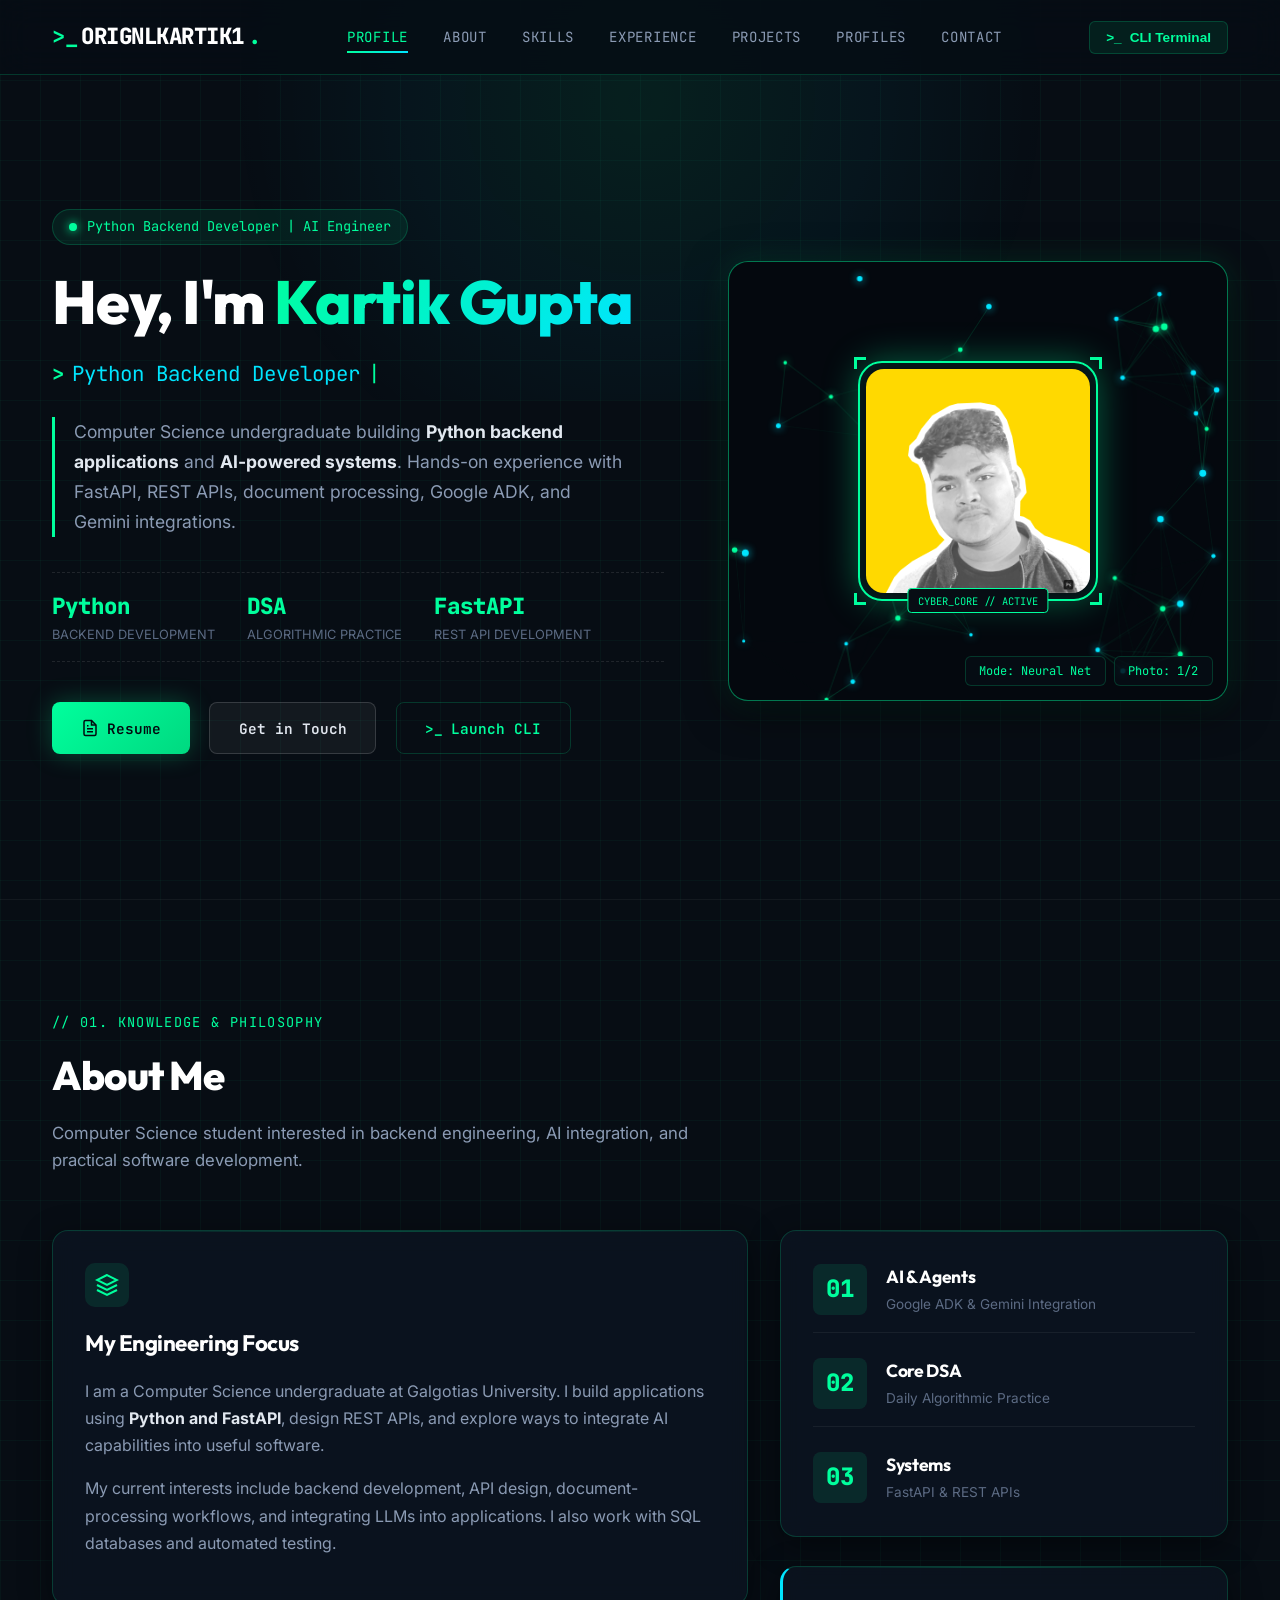
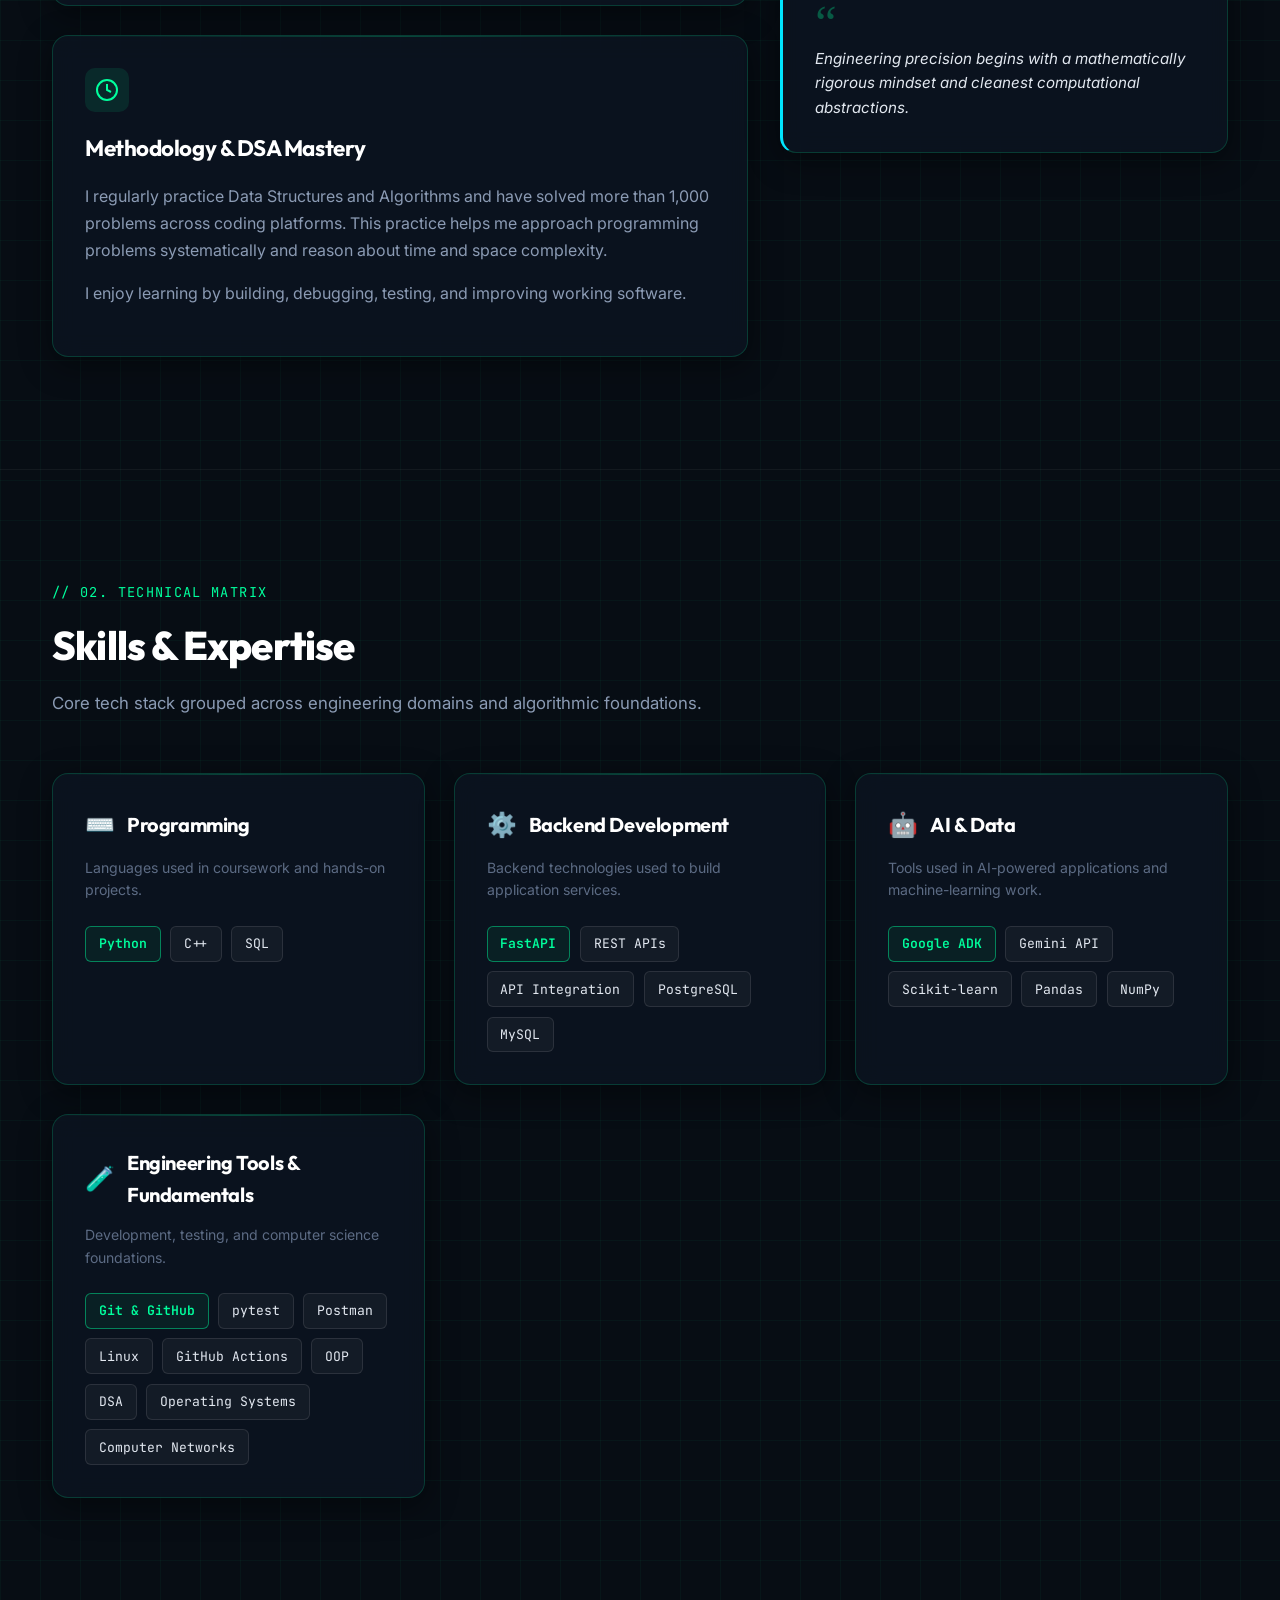
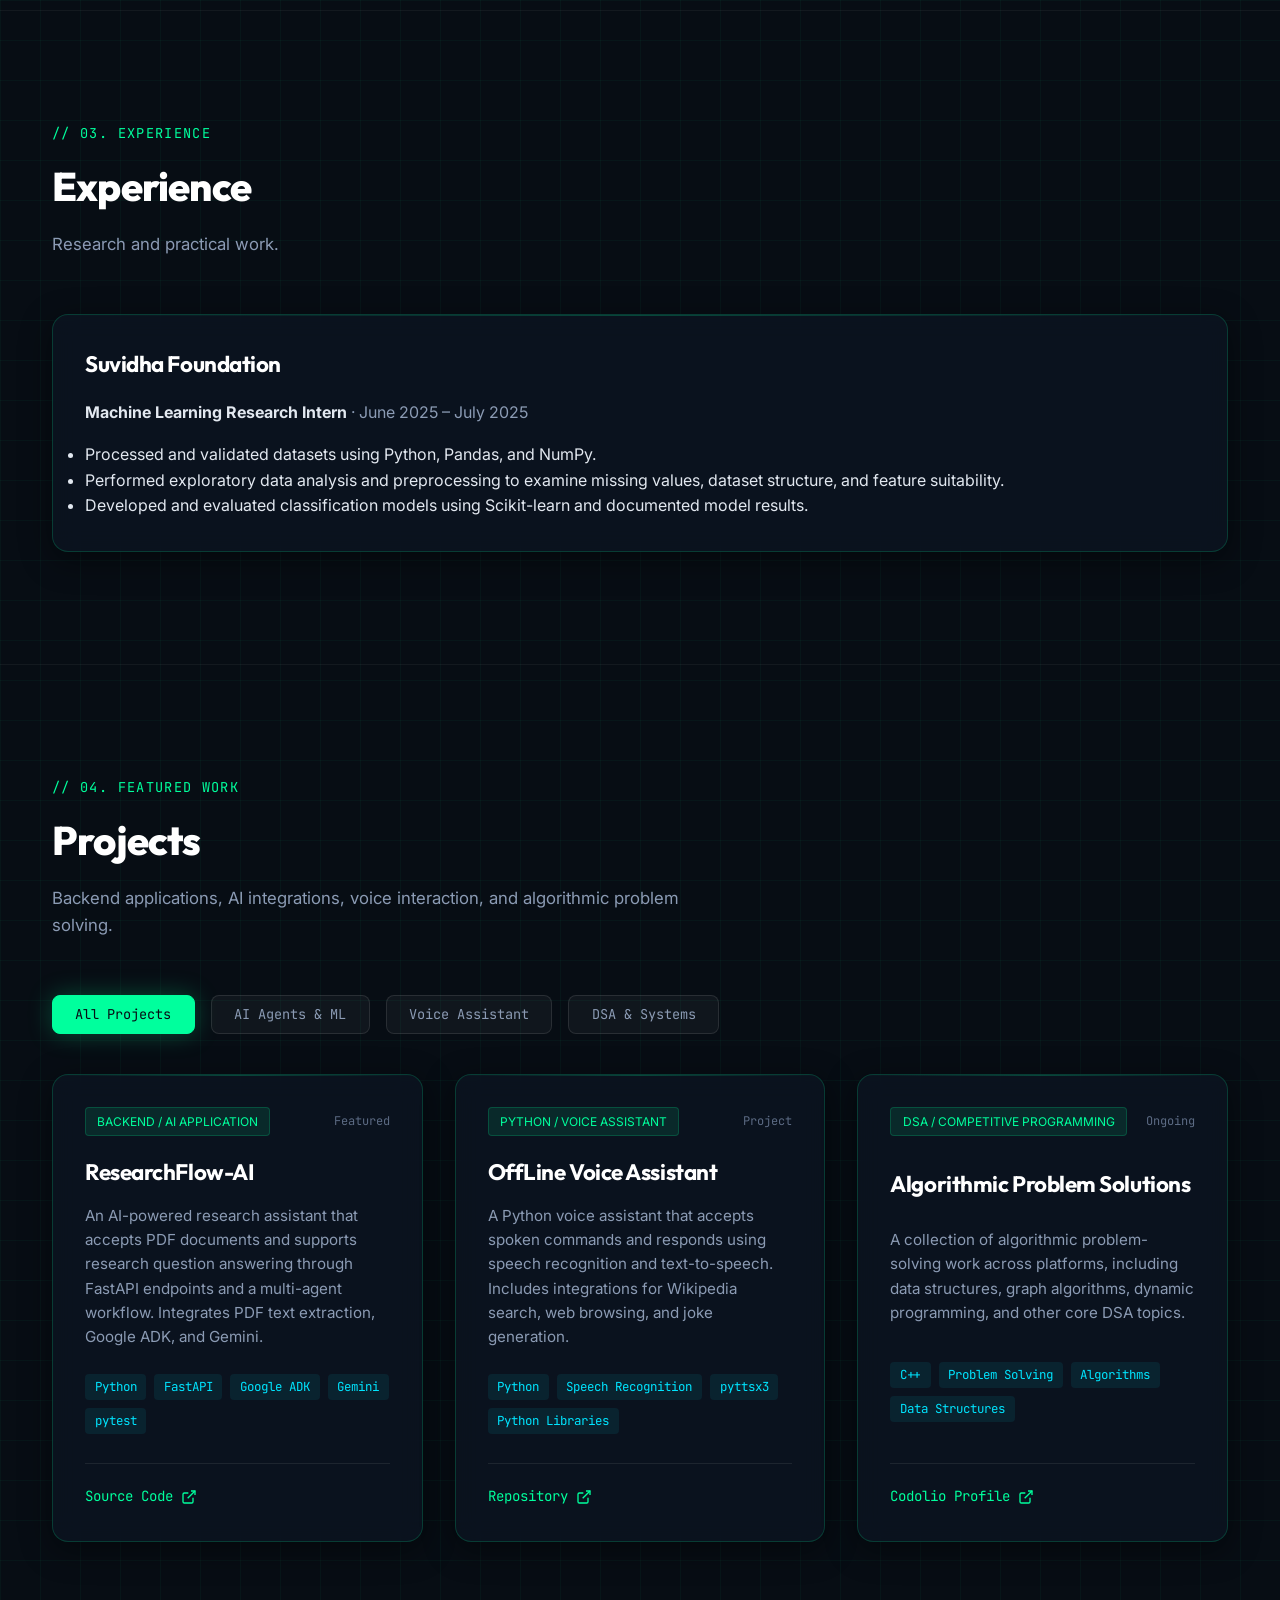
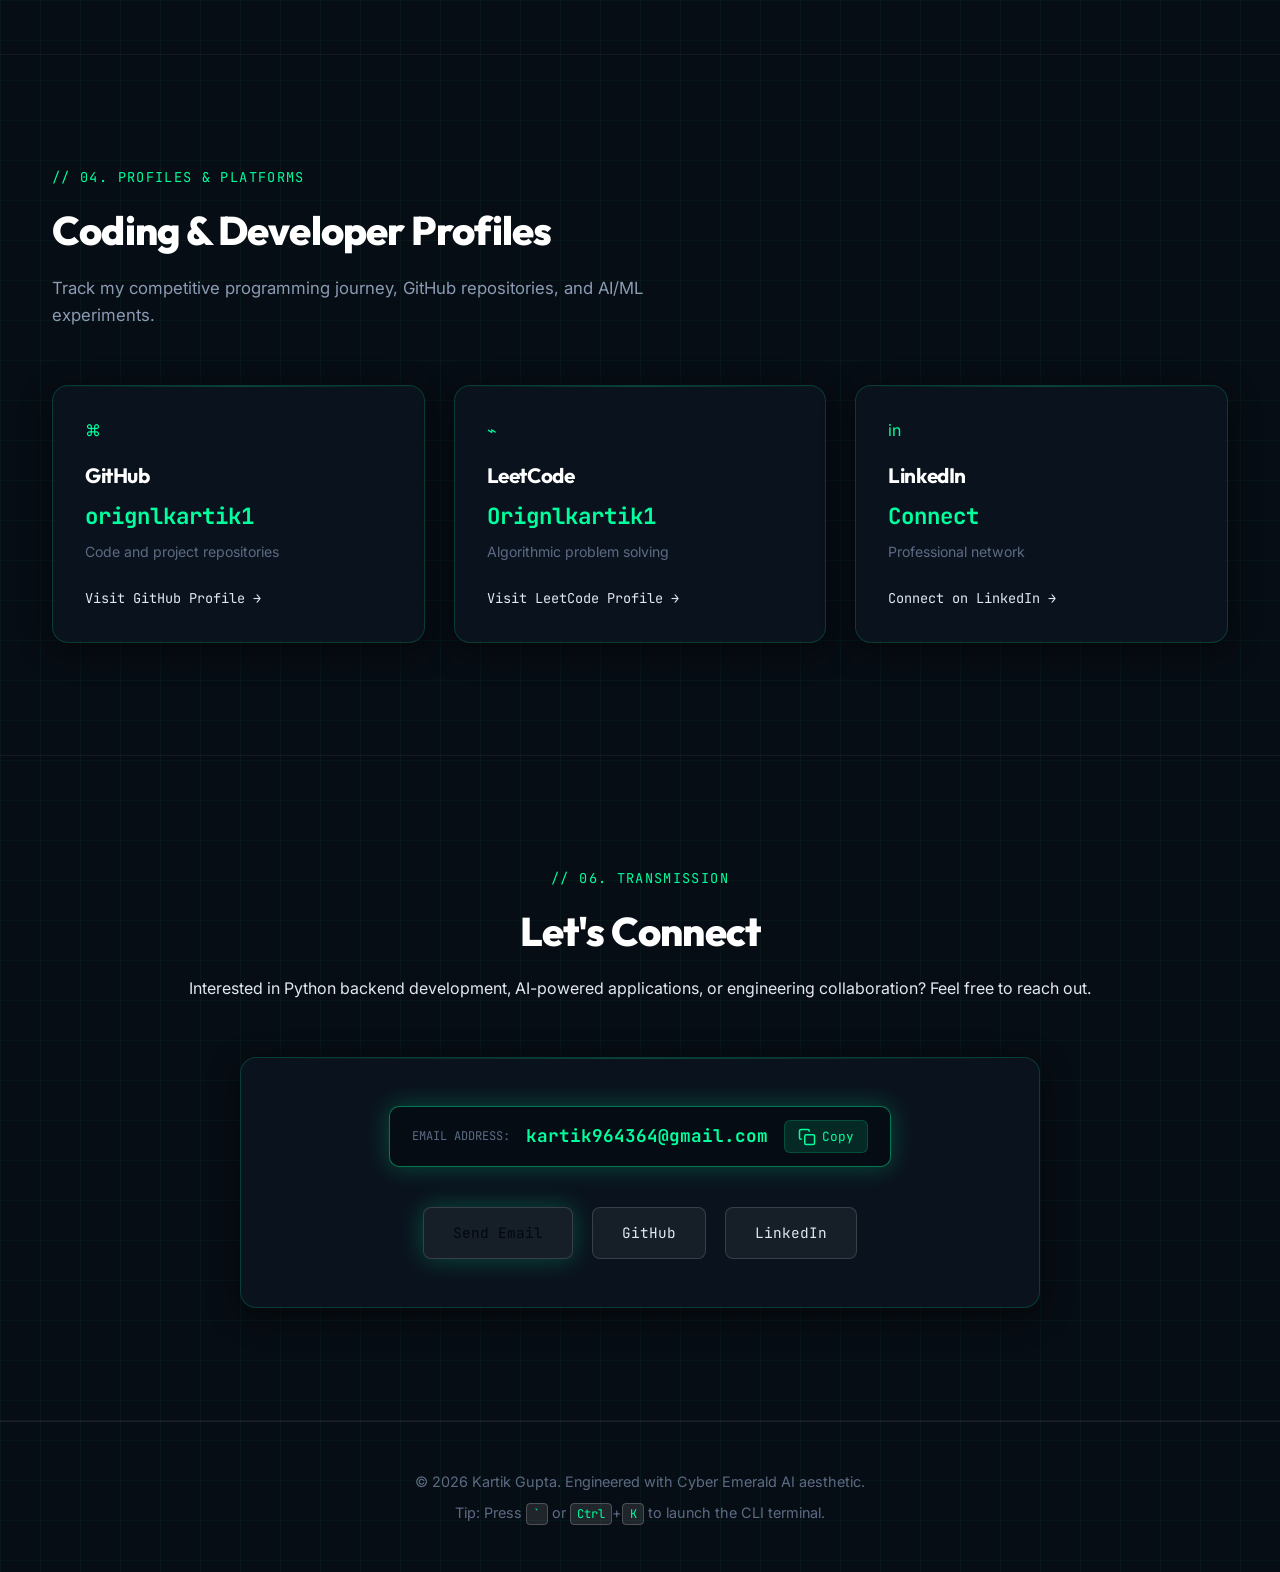
<file: index.html>
<!DOCTYPE html>
<html lang="en">
<head>
    <meta charset="UTF-8">
    <meta name="viewport" content="width=device-width, initial-scale=1.0">
    <title>Kartik Gupta | Python Backend Developer & AI Engineer</title>
    <meta name="description" content="Portfolio of Kartik Gupta, a Computer Science undergraduate focused on Python backend development and AI-powered applications.">
    <meta name="keywords" content="Kartik Gupta, Python, FastAPI, Backend Developer, AI Engineer, REST APIs, Google ADK, Gemini">
    <meta name="author" content="Kartik Gupta">

    <!-- Open Graph / Social Media -->
    <meta property="og:title" content="Kartik Gupta | Python Backend Developer & AI Engineer">
    <meta property="og:description" content="Explore backend applications, AI-powered projects, and software development work by Kartik Gupta.">
    <meta property="og:type" content="website">

    <!-- Google Fonts -->
    <link rel="preconnect" href="https://fonts.googleapis.com">
    <link rel="preconnect" href="https://fonts.gstatic.com" crossorigin>
    <link href="https://fonts.googleapis.com/css2?family=Inter:wght@300;400;500;600;700;800&family=JetBrains+Mono:ital,wght@0,300;0,400;0,600;0,700;1,400&family=Outfit:wght@600;700;800;900&display=swap" rel="stylesheet">
    <link rel="stylesheet" href="style.css">
</head>

<body>

<!-- Background Ambient Canvas -->
<div class="glow-bg"></div>

<!-- Navigation -->
<nav class="navbar" id="navbar">
    <div class="nav-container">
        <a href="#profile" class="logo">
            <span class="logo-prefix">&gt;_</span> ORIGNLKARTIK1<span class="logo-dot">.</span>
        </a>

        <ul class="nav-menu" id="nav-menu">
            <li><a href="#profile" class="nav-link active">Profile</a></li>
            <li><a href="#about" class="nav-link">About</a></li>
            <li><a href="#skills" class="nav-link">Skills</a></li>
            <li><a href="#experience" class="nav-link">Experience</a></li>
            <li><a href="#projects" class="nav-link">Projects</a></li>
            <li><a href="#profiles" class="nav-link">Profiles</a></li>
            <li><a href="#contact" class="nav-link">Contact</a></li>
        </ul>

        <div class="nav-actions">
            <button id="terminal-toggle-btn" class="cli-trigger-btn" aria-label="Open CLI Terminal" title="Press ~ or Ctrl+K">
                <span class="cli-icon">&gt;_</span>
                <span class="cli-text">CLI Terminal</span>
            </button>
            <button class="mobile-toggle" id="mobile-toggle" aria-label="Toggle menu">
                <span class="bar"></span>
                <span class="bar"></span>
                <span class="bar"></span>
            </button>
        </div>
    </div>
</nav>

<!-- Hero Section -->
<section id="profile" class="hero">
    <div class="hero-content">
        <div class="hero-text">
            <div class="hero-badge">
                <span class="pulse-dot"></span> Python Backend Developer | AI Engineer
            </div>

            <h1>Hey, I'm <span class="highlight">Kartik Gupta</span></h1>

            <div class="tagline-container">
                <span class="prompt-symbol">&gt;</span>
                <span id="typewriter"></span>
                <span class="cursor">|</span>
            </div>

            <p class="description">
                Computer Science undergraduate building <strong>Python backend applications</strong> and <strong>AI-powered systems</strong>. Hands-on experience with FastAPI, REST APIs, document processing, Google ADK, and Gemini integrations.
            </p>

            <div class="hero-stats">
                <div class="hero-stat-item">
                    <span class="stat-value">Python</span>
                    <span class="stat-desc">Backend Development</span>
                </div>
                <div class="hero-stat-item">
                    <span class="stat-value">DSA</span>
                    <span class="stat-desc">Algorithmic Practice</span>
                </div>
                <div class="hero-stat-item">
                    <span class="stat-value">FastAPI</span>
                    <span class="stat-desc">REST API Development</span>
                </div>
            </div>

            <div class="cta-buttons">
                <a href="resume.pdf" target="_blank" class="btn btn-primary">
                    <svg width="18" height="18" viewBox="0 0 24 24" fill="none" stroke="currentColor" stroke-width="2"><path d="M14 2H6a2 2 0 0 0-2 2v16a2 2 0 0 0 2 2h12a2 2 0 0 0 2-2V8z"></path><polyline points="14 2 14 8 20 8"></polyline><line x1="16" y1="13" x2="8" y2="13"></line><line x1="16" y1="17" x2="8" y2="17"></line><polyline points="10 9 9 9 8 9"></polyline></svg>
                    Resume
                </a>
                <a href="#contact" class="btn btn-secondary">Get in Touch</a>
                <button id="hero-cli-btn" class="btn btn-tertiary">
                    <span>&gt;_</span> Launch CLI
                </button>
            </div>
        </div>

        <div class="hero-visual">
            <div class="canvas-wrapper">
                <canvas id="matrix-bg"></canvas>
                
                <div class="profile-image-hero" id="profile-card" title="Click to switch profile photo">
                    <div class="profile-frame-corner top-left"></div>
                    <div class="profile-frame-corner top-right"></div>
                    <div class="profile-frame-corner bottom-left"></div>
                    <div class="profile-frame-corner bottom-right"></div>
                    <img src="profile (2).png" alt="Kartik Gupta Profile Picture" id="profile-img">
                    <div class="profile-overlay-badge">
                        <span class="status-pulse"></span>
                        <span id="profile-badge-text">CYBER_CORE // ACTIVE</span>
                    </div>
                </div>

                <div class="canvas-controls">
                    <button id="canvas-mode-toggle" class="canvas-btn" title="Switch visualizer mode">
                        <span id="mode-label">Mode: Neural Net</span>
                    </button>
                    <button id="photo-switch-btn" class="canvas-btn" title="Switch photo">
                        <span>Photo: 1/2</span>
                    </button>
                </div>
            </div>
        </div>
    </div>
</section>

<!-- About Section -->
<section id="about" class="about-section">
    <div class="container">
        <div class="section-header">
            <span class="section-tag">// 01. KNOWLEDGE & PHILOSOPHY</span>
            <h2>About Me</h2>
            <p class="section-subtitle">Computer Science student interested in backend engineering, AI integration, and practical software development.</p>
        </div>

        <div class="about-grid">
            <div class="about-main">
                <div class="about-card glass-panel">
                    <div class="card-icon">
                        <svg width="24" height="24" viewBox="0 0 24 24" fill="none" stroke="currentColor" stroke-width="2"><path d="M12 2L2 7l10 5 10-5-10-5zM2 17l10 5 10-5M2 12l10 5 10-5"/></svg>
                    </div>
                    <h3>My Engineering Focus</h3>
                    <p>
                        I am a Computer Science undergraduate at Galgotias University. I build applications using <strong>Python and FastAPI</strong>, design REST APIs, and explore ways to integrate AI capabilities into useful software.
                    </p>
                    <p>
                        My current interests include backend development, API design, document-processing workflows, and integrating LLMs into applications. I also work with SQL databases and automated testing.
                    </p>
                </div>

                <div class="about-card glass-panel">
                    <div class="card-icon">
                        <svg width="24" height="24" viewBox="0 0 24 24" fill="none" stroke="currentColor" stroke-width="2"><circle cx="12" cy="12" r="10"/><path d="M12 6v6l4 2"/></svg>
                    </div>
                    <h3>Methodology & DSA Mastery</h3>
                    <p>
                        I regularly practice Data Structures and Algorithms and have solved more than 1,000 problems across coding platforms. This practice helps me approach programming problems systematically and reason about time and space complexity.
                    </p>
                    <p>
                        I enjoy learning by building, debugging, testing, and improving working software.
                    </p>
                </div>
            </div>

            <div class="about-sidebar">
                <div class="stats-box glass-panel">
                    <div class="stat-item">
                        <span class="stat-num">01</span>
                        <div class="stat-text">
                            <h4>AI & Agents</h4>
                            <p>Google ADK & Gemini Integration</p>
                        </div>
                    </div>
                    <div class="stat-item">
                        <span class="stat-num">02</span>
                        <div class="stat-text">
                            <h4>Core DSA</h4>
                            <p>Daily Algorithmic Practice</p>
                        </div>
                    </div>
                    <div class="stat-item">
                        <span class="stat-num">03</span>
                        <div class="stat-text">
                            <h4>Systems</h4>
                            <p>FastAPI & REST APIs</p>
                        </div>
                    </div>
                </div>

                <div class="quote-box glass-panel">
                    <div class="quote-symbol">“</div>
                    <p class="quote-text">Engineering precision begins with a mathematically rigorous mindset and cleanest computational abstractions.</p>
                </div>
            </div>
        </div>
    </div>
</section>

<!-- Skills Section -->
<section id="skills" class="skills-section">
    <div class="container">
        <div class="section-header">
            <span class="section-tag">// 02. TECHNICAL MATRIX</span>
            <h2>Skills & Expertise</h2>
            <p class="section-subtitle">Core tech stack grouped across engineering domains and algorithmic foundations.</p>
        </div>

        <div class="skills-grid">
            <div class="skill-category-card glass-panel">
                <div class="skill-category-header"><div class="category-icon lang-icon">⌨️</div><h3>Programming</h3></div>
                <p class="category-desc">Languages used in coursework and hands-on projects.</p>
                <div class="skills-tags-wrapper">
                    <span class="skill-tag highlight-tag">Python</span><span class="skill-tag">C++</span><span class="skill-tag">SQL</span>
                </div>
            </div>
            <div class="skill-category-card glass-panel">
                <div class="skill-category-header"><div class="category-icon tool-icon">⚙️</div><h3>Backend Development</h3></div>
                <p class="category-desc">Backend technologies used to build application services.</p>
                <div class="skills-tags-wrapper">
                    <span class="skill-tag highlight-tag">FastAPI</span><span class="skill-tag">REST APIs</span><span class="skill-tag">API Integration</span><span class="skill-tag">PostgreSQL</span><span class="skill-tag">MySQL</span>
                </div>
            </div>
            <div class="skill-category-card glass-panel">
                <div class="skill-category-header"><div class="category-icon ai-icon">🤖</div><h3>AI & Data</h3></div>
                <p class="category-desc">Tools used in AI-powered applications and machine-learning work.</p>
                <div class="skills-tags-wrapper">
                    <span class="skill-tag highlight-tag">Google ADK</span><span class="skill-tag">Gemini API</span><span class="skill-tag">Scikit-learn</span><span class="skill-tag">Pandas</span><span class="skill-tag">NumPy</span>
                </div>
            </div>
            <div class="skill-category-card glass-panel">
                <div class="skill-category-header"><div class="category-icon dsa-icon">🧪</div><h3>Engineering Tools & Fundamentals</h3></div>
                <p class="category-desc">Development, testing, and computer science foundations.</p>
                <div class="skills-tags-wrapper">
                    <span class="skill-tag highlight-tag">Git & GitHub</span><span class="skill-tag">pytest</span><span class="skill-tag">Postman</span><span class="skill-tag">Linux</span><span class="skill-tag">GitHub Actions</span><span class="skill-tag">OOP</span><span class="skill-tag">DSA</span><span class="skill-tag">Operating Systems</span><span class="skill-tag">Computer Networks</span>
                </div>
            </div>
        </div>
    </div>
</section>

<!-- Experience Section -->
<section id="experience" class="about-section">
    <div class="container">
        <div class="section-header"><span class="section-tag">// 03. EXPERIENCE</span><h2>Experience</h2><p class="section-subtitle">Research and practical work.</p></div>
        <div class="about-card glass-panel">
            <h3>Suvidha Foundation</h3>
            <p><strong>Machine Learning Research Intern</strong> · June 2025 – July 2025</p>
            <ul>
                <li>Processed and validated datasets using Python, Pandas, and NumPy.</li>
                <li>Performed exploratory data analysis and preprocessing to examine missing values, dataset structure, and feature suitability.</li>
                <li>Developed and evaluated classification models using Scikit-learn and documented model results.</li>
            </ul>
        </div>
    </div>
</section>

<!-- Projects Section -->
<section id="projects" class="projects">
    <div class="container">
        <div class="section-header">
            <span class="section-tag">// 04. FEATURED WORK</span>
            <h2>Projects</h2>
            <p class="section-subtitle">Backend applications, AI integrations, voice interaction, and algorithmic problem solving.</p>
        </div>

        <!-- Filter Controls -->
        <div class="project-filters">
            <button class="filter-btn active" data-filter="all">All Projects</button>
            <button class="filter-btn" data-filter="ai">AI Agents & ML</button>
            <button class="filter-btn" data-filter="local">Voice Assistant</button>
            <button class="filter-btn" data-filter="dsa">DSA & Systems</button>
        </div>

        <div class="projects-grid">
            <!-- Project 1 -->
            <div class="project-card glass-panel" data-category="ai">
                <div class="project-header">
                    <span class="project-tag">Backend / AI Application</span>
                    <span class="project-status">Featured</span>
                </div>
                <h3>ResearchFlow-AI</h3>
                <p class="project-summary">
                    An AI-powered research assistant that accepts PDF documents and supports research question answering through FastAPI endpoints and a multi-agent workflow. Integrates PDF text extraction, Google ADK, and Gemini.
                </p>
                <div class="project-tech-list">
                    <span class="tech-pill">Python</span><span class="tech-pill">FastAPI</span><span class="tech-pill">Google ADK</span><span class="tech-pill">Gemini</span><span class="tech-pill">pytest</span>
                </div>
                <div class="project-links">
                    <a href="https://github.com/orignlkartik1/ResearchFlow-AI" target="_blank" rel="noopener noreferrer" class="project-link">
                        <span>Source Code</span>
                        <svg width="16" height="16" viewBox="0 0 24 24" fill="none" stroke="currentColor" stroke-width="2"><path d="M18 13v6a2 2 0 0 1-2 2H5a2 2 0 0 1-2-2V8a2 2 0 0 1 2-2h6"></path><polyline points="15 3 21 3 21 9"></polyline><line x1="10" y1="14" x2="21" y2="3"></line></svg>
                    </a>
                </div>
            </div>

            <!-- Project 2 -->
            <div class="project-card glass-panel" data-category="local">
                <div class="project-header">
                    <span class="project-tag">Python / Voice Assistant</span>
                    <span class="project-status">Project</span>
                </div>
                <h3>OffLine Voice Assistant</h3>
                <p class="project-summary">
                    A Python voice assistant that accepts spoken commands and responds using speech recognition and text-to-speech. Includes integrations for Wikipedia search, web browsing, and joke generation.
                </p>
                <div class="project-tech-list">
                    <span class="tech-pill">Python</span>
                    <span class="tech-pill">Speech Recognition</span>
                    <span class="tech-pill">pyttsx3</span>
                    <span class="tech-pill">Python Libraries</span>
                </div>
                <div class="project-links">
                    <a href="https://github.com/orignlkartik1/Offline-Voice-Assistance" target="_blank" rel="noopener noreferrer" class="project-link">
                        <span>Repository</span>
                        <svg width="16" height="16" viewBox="0 0 24 24" fill="none" stroke="currentColor" stroke-width="2"><path d="M18 13v6a2 2 0 0 1-2 2H5a2 2 0 0 1-2-2V8a2 2 0 0 1 2-2h6"></path><polyline points="15 3 21 3 21 9"></polyline><line x1="10" y1="14" x2="21" y2="3"></line></svg>
                    </a>
                </div>
            </div>

            <!-- Project 3 -->
            <div class="project-card glass-panel" data-category="dsa">
                <div class="project-header">
                    <span class="project-tag">DSA / Competitive Programming</span>
                    <span class="project-status">Ongoing</span>
                </div>
                <h3>Algorithmic Problem Solutions</h3>
                <p class="project-summary">
                    A collection of algorithmic problem-solving work across platforms, including data structures, graph algorithms, dynamic programming, and other core DSA topics.
                </p>
                <div class="project-tech-list">
                    <span class="tech-pill">C++</span>
                    <span class="tech-pill">Problem Solving</span>
                    <span class="tech-pill">Algorithms</span>
                    <span class="tech-pill">Data Structures</span>
                </div>
                <div class="project-links">
                    <a href="https://codolio.com/profile/orignlkartik1" target="_blank" class="project-link">
                        <span>Codolio Profile</span>
                        <svg width="16" height="16" viewBox="0 0 24 24" fill="none" stroke="currentColor" stroke-width="2"><path d="M18 13v6a2 2 0 0 1-2 2H5a2 2 0 0 1-2-2V8a2 2 0 0 1 2-2h6"></path><polyline points="15 3 21 3 21 9"></polyline><line x1="10" y1="14" x2="21" y2="3"></line></svg>
                    </a>
                </div>
            </div>
        </div>
    </div>
</section>

<!-- Profiles & Platforms Section (UNIFIED SINGLE SECTION FIXING DUPLICATE IDs) -->
<section id="profiles" class="stats-section">
    <div class="container">
        <div class="section-header">
            <span class="section-tag">// 04. PROFILES & PLATFORMS</span>
            <h2>Coding & Developer Profiles</h2>
            <p class="section-subtitle">Track my competitive programming journey, GitHub repositories, and AI/ML experiments.</p>
        </div>

        <div class="stats-grid">
            <div class="stat-card glass-panel"><div class="platform-icon">⌘</div><h3>GitHub</h3><p class="stat-number">orignlkartik1</p><p class="stat-label">Code and project repositories</p><a href="https://github.com/orignlkartik1" target="_blank" rel="noopener noreferrer" class="stat-link">Visit GitHub Profile →</a></div>
            <div class="stat-card glass-panel"><div class="platform-icon">⌁</div><h3>LeetCode</h3><p class="stat-number">Orignlkartik1</p><p class="stat-label">Algorithmic problem solving</p><a href="https://leetcode.com/u/Orignlkartik1/" target="_blank" rel="noopener noreferrer" class="stat-link">Visit LeetCode Profile →</a></div>
            <div class="stat-card glass-panel"><div class="platform-icon">in</div><h3>LinkedIn</h3><p class="stat-number">Connect</p><p class="stat-label">Professional network</p><a href="https://linkedin.com/in/orignlkartik1/" target="_blank" rel="noopener noreferrer" class="stat-link">Connect on LinkedIn →</a></div>
        </div>
    </div>
</section>

<!-- Contact Section -->
<section id="contact" class="contact">
    <div class="container">
        <div class="section-header center">
            <span class="section-tag">// 06. TRANSMISSION</span>
            <h2>Let's Connect</h2>
            <p class="contact-subtitle">
                Interested in Python backend development, AI-powered applications, or engineering collaboration? Feel free to reach out.
            </p>
        </div>

        <div class="contact-card glass-panel">
            <div class="contact-email-box">
                <span class="email-label">EMAIL ADDRESS:</span>
                <span class="email-address" id="email-text">kartik964364@gmail.com</span>
                <button id="copy-email-btn" class="copy-btn" title="Copy email address">
                    <svg width="18" height="18" viewBox="0 0 24 24" fill="none" stroke="currentColor" stroke-width="2"><rect x="9" y="9" width="13" height="13" rx="2" ry="2"></rect><path d="M5 15H4a2 2 0 0 1-2-2V4a2 2 0 0 1 2-2h9a2 2 0 0 1 2 2v1"></path></svg>
                    <span id="copy-btn-text">Copy</span>
                </button>
            </div>

            <div class="contact-methods">
                <a href="mailto:kartik964364@gmail.com" class="contact-link btn-primary">Send Email</a>
                <a href="https://github.com/orignlkartik1" target="_blank" class="contact-link">GitHub</a>
                <a href="https://linkedin.com/in/orignlkartik1" target="_blank" class="contact-link">LinkedIn</a>
            </div>
        </div>
    </div>
</section>

<!-- Footer -->
<footer class="footer">
    <div class="container footer-content">
        <p>&copy; 2026 Kartik Gupta. Engineered with Cyber Emerald AI aesthetic.</p>
        <p class="terminal-hint">Tip: Press <kbd>`</kbd> or <kbd>Ctrl</kbd>+<kbd>K</kbd> to launch the CLI terminal.</p>
    </div>
</footer>

<!-- Interactive CLI Terminal Drawer / Modal -->
<div id="terminal-modal" class="terminal-modal" role="dialog" aria-modal="true" aria-label="Interactive CLI Terminal">
    <div class="terminal-overlay" id="terminal-overlay"></div>
    <div class="terminal-window">
        <div class="terminal-header">
            <div class="terminal-buttons">
                <span class="term-btn term-close" id="term-close-btn" title="Close"></span>
                <span class="term-btn term-minimize" title="Minimize"></span>
                <span class="term-btn term-maximize" title="Maximize"></span>
            </div>
            <div class="terminal-title">orignlkartik1@cyber-core:~$ (CLI Terminal)</div>
            <div class="terminal-actions">
                <button id="term-theme-toggle" class="term-action-btn" title="Toggle Terminal Color Theme">Color Theme</button>
                <button id="term-clear-btn" class="term-action-btn" title="Clear Output">Clear</button>
            </div>
        </div>

        <div class="terminal-body" id="terminal-body">
            <div class="terminal-brand-header">
                <div class="terminal-brand-title">&gt;_ ORIGNLKARTIK1</div>
                <div class="terminal-brand-sub">// KARTIK GUPTA CYBER CORE ENGINE v2.5</div>
            </div>
            <div class="terminal-welcome">
                Welcome to <strong>orignlkartik1 CLI Terminal</strong>.<br>
                Type <span class="cmd-highlight">'help'</span> to see available commands or <span class="cmd-highlight">'sudo hire'</span> for a surprise!
            </div>
            <div id="terminal-output" class="terminal-output"></div>

            <form id="terminal-form" class="terminal-input-row" autocomplete="off">
                <span class="terminal-prompt">orignlkartik1@cyber-core:~$</span>
                <input type="text" id="terminal-input" class="terminal-input" autofocus aria-label="Terminal input command">
            </form>
        </div>
    </div>
</div>

<!-- Toast Container -->
<div id="toast" class="toast">Email copied to clipboard!</div>

<script src="script.js"></script>

</body>
</html>
</file>
<file: style.css>
/* ==========================================================================
   CYBER EMERALD & OBSIDIAN MATRIX DESIGN SYSTEM
   Kartik Gupta Portfolio | AI/ML & Software Engineer
   ========================================================================== */

:root {
    /* Color Palette */
    --bg-dark: #070d14;
    --bg-deep: #04080e;
    --bg-card: rgba(13, 21, 34, 0.75);
    --bg-card-hover: rgba(18, 30, 48, 0.9);
    --bg-glass: rgba(15, 25, 40, 0.55);
    
    /* Accents & Glows */
    --accent: #00ff9d;             /* Cyber Emerald / Mint */
    --accent-secondary: #00e5ff;   /* Electric Cyan */
    --accent-hover: #00cc7e;
    --accent-glow: rgba(0, 255, 157, 0.35);
    --accent-glow-subtle: rgba(0, 255, 157, 0.15);
    --accent-cyan-glow: rgba(0, 229, 255, 0.25);
    
    /* Text Colors */
    --text-main: #e2e8f0;
    --text-muted: #8b9bb4;
    --text-dim: #5c6b84;
    --text-heading: #ffffff;
    
    /* Borders & Lines */
    --border-color: rgba(0, 255, 157, 0.18);
    --border-bright: rgba(0, 255, 157, 0.45);
    --grid-line: rgba(0, 255, 157, 0.04);
    
    /* Fonts */
    --font-heading: 'Outfit', 'Inter', sans-serif;
    --font-mono: 'JetBrains Mono', monospace;
    --font-body: 'Inter', sans-serif;
    
    /* Transitions & Shadows */
    --transition: all 0.3s cubic-bezier(0.16, 1, 0.3, 1);
    --glass-shadow: 0 8px 32px 0 rgba(0, 0, 0, 0.45);
    --glow-shadow: 0 0 25px rgba(0, 255, 157, 0.25);
}

/* Theme Variant 2 (Electric Cyan) */
body.theme-cyan {
    --accent: #00e5ff;
    --accent-secondary: #00ff9d;
    --accent-glow: rgba(0, 229, 255, 0.35);
    --border-color: rgba(0, 229, 255, 0.2);
    --border-bright: rgba(0, 229, 255, 0.5);
}

/* Theme Variant 3 (Solar Amber) */
body.theme-amber {
    --accent: #ffb703;
    --accent-secondary: #fb8500;
    --accent-glow: rgba(255, 183, 3, 0.35);
    --border-color: rgba(255, 183, 3, 0.2);
    --border-bright: rgba(255, 183, 3, 0.5);
}

/* ==========================================================================
   Base Styles & Reset
   ========================================================================== */

* {
    margin: 0;
    padding: 0;
    box-sizing: border-box;
}

html {
    scroll-behavior: smooth;
    scroll-padding-top: 90px;
}

body {
    font-family: var(--font-body);
    background-color: var(--bg-dark);
    background-image: 
        linear-gradient(to right, var(--grid-line) 1px, transparent 1px),
        linear-gradient(to bottom, var(--grid-line) 1px, transparent 1px);
    background-size: 40px 40px;
    color: var(--text-main);
    line-height: 1.6;
    overflow-x: hidden;
    min-height: 100vh;
    position: relative;
}

/* Background Ambient Lighting */
.glow-bg {
    position: fixed;
    top: -200px;
    left: 50%;
    transform: translateX(-50%);
    width: 1000px;
    height: 600px;
    background: radial-gradient(circle, rgba(0, 255, 157, 0.08) 0%, rgba(0, 229, 255, 0.04) 40%, transparent 70%);
    pointer-events: none;
    z-index: 0;
}

h1, h2, h3, h4 {
    font-family: var(--font-heading);
    color: var(--text-heading);
    letter-spacing: -0.02em;
}

code, pre, .mono, .logo, .nav-link, .section-tag, .btn, .tech-pill, .skill-tag {
    font-family: var(--font-mono);
}

.container {
    max-width: 1240px;
    margin: 0 auto;
    padding: 0 2rem;
    position: relative;
    z-index: 1;
}

section {
    padding: 7rem 0;
    position: relative;
    border-bottom: 1px solid rgba(255, 255, 255, 0.05);
}

/* ==========================================================================
   Navigation Bar
   ========================================================================== */

.navbar {
    position: fixed;
    top: 0;
    width: 100%;
    padding: 1.2rem 0;
    background: rgba(7, 13, 20, 0.85);
    backdrop-filter: blur(16px);
    -webkit-backdrop-filter: blur(16px);
    border-bottom: 1px solid var(--border-color);
    z-index: 1000;
    transition: var(--transition);
}

.navbar.scrolled {
    padding: 0.8rem 0;
    box-shadow: 0 10px 30px rgba(0, 0, 0, 0.5);
}

.nav-container {
    max-width: 1240px;
    margin: 0 auto;
    padding: 0 2rem;
    display: flex;
    justify-content: space-between;
    align-items: center;
}

.logo {
    font-size: 1.4rem;
    font-weight: 800;
    color: var(--text-heading);
    text-decoration: none;
    letter-spacing: -0.5px;
    display: flex;
    align-items: center;
    gap: 4px;
}

.logo-prefix {
    color: var(--accent);
    font-weight: 700;
}

.logo-dot {
    color: var(--accent);
    animation: pulseGlow 2s infinite ease-in-out;
}

.nav-menu {
    display: flex;
    gap: 2.2rem;
    list-style: none;
}

.nav-link {
    color: var(--text-muted);
    text-decoration: none;
    font-size: 0.88rem;
    text-transform: uppercase;
    letter-spacing: 0.05em;
    transition: var(--transition);
    position: relative;
    padding: 0.4rem 0;
}

.nav-link:hover, .nav-link.active {
    color: var(--accent);
}

.nav-link::after {
    content: '';
    position: absolute;
    bottom: 0;
    left: 0;
    width: 0%;
    height: 2px;
    background: linear-gradient(90deg, var(--accent), var(--accent-secondary));
    transition: var(--transition);
}

.nav-link:hover::after, .nav-link.active::after {
    width: 100%;
}

.nav-actions {
    display: flex;
    align-items: center;
    gap: 1rem;
}

/* CLI Trigger Button in Nav */
.cli-trigger-btn {
    background: rgba(0, 255, 157, 0.08);
    border: 1px solid var(--border-color);
    color: var(--accent);
    padding: 0.5rem 1rem;
    border-radius: 6px;
    font-size: 0.85rem;
    font-weight: 600;
    cursor: pointer;
    display: flex;
    align-items: center;
    gap: 8px;
    transition: var(--transition);
}

.cli-trigger-btn:hover {
    background: var(--accent);
    color: var(--bg-dark);
    box-shadow: var(--glow-shadow);
    transform: translateY(-2px);
}

.cli-icon {
    font-weight: 700;
}

.mobile-toggle {
    display: none;
    background: transparent;
    border: none;
    cursor: pointer;
    flex-direction: column;
    gap: 5px;
    padding: 5px;
}

.mobile-toggle .bar {
    width: 24px;
    height: 2px;
    background-color: var(--text-main);
    transition: var(--transition);
}

/* ==========================================================================
   Hero Section
   ========================================================================== */

.hero {
    min-height: 100vh;
    display: flex;
    align-items: center;
    padding: 8rem 0 4rem;
    position: relative;
}

.hero-content {
    display: grid;
    grid-template-columns: 1.1fr 0.9fr;
    gap: 4rem;
    align-items: center;
    width: 100%;
    max-width: 1240px;
    margin: 0 auto;
    padding: 0 2rem;
}

.hero-badge {
    display: inline-flex;
    align-items: center;
    gap: 10px;
    padding: 0.4rem 1rem;
    background: rgba(0, 255, 157, 0.08);
    border: 1px solid var(--border-color);
    border-radius: 50px;
    font-size: 0.85rem;
    color: var(--accent);
    margin-bottom: 1.5rem;
    font-family: var(--font-mono);
}

.pulse-dot {
    width: 8px;
    height: 8px;
    border-radius: 50%;
    background-color: var(--accent);
    box-shadow: 0 0 10px var(--accent);
    animation: pulseDot 1.8s infinite;
}

@keyframes pulseDot {
    0% { transform: scale(0.95); box-shadow: 0 0 0 0 rgba(0, 255, 157, 0.7); }
    70% { transform: scale(1); box-shadow: 0 0 0 8px rgba(0, 255, 157, 0); }
    100% { transform: scale(0.95); box-shadow: 0 0 0 0 rgba(0, 255, 157, 0); }
}

.hero-text h1 {
    font-size: 3.8rem;
    font-weight: 800;
    line-height: 1.1;
    margin-bottom: 1.2rem;
}

.highlight {
    background: linear-gradient(135deg, var(--accent) 0%, var(--accent-secondary) 100%);
    -webkit-background-clip: text;
    -webkit-text-fill-color: transparent;
}

.tagline-container {
    font-size: 1.3rem;
    color: var(--accent-secondary);
    margin-bottom: 1.5rem;
    display: flex;
    align-items: center;
    gap: 8px;
    font-family: var(--font-mono);
    min-height: 38px;
}

.prompt-symbol {
    color: var(--accent);
    font-weight: 700;
}

.description {
    font-size: 1.1rem;
    color: var(--text-muted);
    margin-bottom: 2.2rem;
    max-width: 580px;
    line-height: 1.7;
    border-left: 3px solid var(--accent);
    padding-left: 1.2rem;
}

.description strong {
    color: var(--text-main);
}

.hero-stats {
    display: flex;
    gap: 2rem;
    margin-bottom: 2.5rem;
    padding: 1rem 0;
    border-top: 1px dashed rgba(255, 255, 255, 0.1);
    border-bottom: 1px dashed rgba(255, 255, 255, 0.1);
}

.hero-stat-item {
    display: flex;
    flex-direction: column;
}

.hero-stat-item .stat-value {
    font-size: 1.4rem;
    font-weight: 800;
    color: var(--accent);
    font-family: var(--font-mono);
}

.hero-stat-item .stat-desc {
    font-size: 0.8rem;
    color: var(--text-dim);
    text-transform: uppercase;
}

/* Buttons */
.cta-buttons {
    display: flex;
    gap: 1.2rem;
    flex-wrap: wrap;
}

.btn {
    padding: 0.85rem 1.8rem;
    border-radius: 8px;
    font-size: 0.9rem;
    font-weight: 600;
    text-decoration: none;
    cursor: pointer;
    transition: var(--transition);
    display: inline-flex;
    align-items: center;
    gap: 8px;
    border: none;
}

.btn-primary {
    background: linear-gradient(135deg, var(--accent) 0%, #00d980 100%);
    color: #03080e;
    box-shadow: var(--glow-shadow);
}

.btn-primary:hover {
    transform: translateY(-3px);
    box-shadow: 0 0 35px rgba(0, 255, 157, 0.5);
}

.btn-secondary {
    background: rgba(255, 255, 255, 0.05);
    color: var(--text-main);
    border: 1px solid rgba(255, 255, 255, 0.15);
}

.btn-secondary:hover {
    border-color: var(--accent);
    color: var(--accent);
    background: rgba(0, 255, 157, 0.05);
    transform: translateY(-3px);
}

.btn-tertiary {
    background: transparent;
    border: 1px solid var(--border-color);
    color: var(--accent);
}

.btn-tertiary:hover {
    background: rgba(0, 255, 157, 0.1);
    box-shadow: var(--glow-shadow);
}

/* Hero Visual & Canvas */
.hero-visual {
    position: relative;
    display: flex;
    align-items: center;
    justify-content: center;
    width: 100%;
}

.canvas-wrapper {
    position: relative;
    width: 100%;
    height: 440px;
    border-radius: 20px;
    overflow: hidden;
    background: var(--bg-deep);
    border: 1px solid var(--border-bright);
    box-shadow: 0 10px 40px rgba(0, 0, 0, 0.6), 0 0 30px rgba(0, 255, 157, 0.15);
    display: flex;
    align-items: center;
    justify-content: center;
}

#matrix-bg {
    position: absolute;
    top: 0;
    left: 0;
    width: 100%;
    height: 100%;
    display: block;
    z-index: 1;
}

.canvas-controls {
    position: absolute;
    bottom: 14px;
    right: 14px;
    z-index: 10;
    display: flex;
    gap: 8px;
}

.canvas-btn {
    background: rgba(7, 13, 20, 0.85);
    border: 1px solid var(--border-color);
    color: var(--accent);
    padding: 0.38rem 0.85rem;
    border-radius: 6px;
    font-size: 0.75rem;
    font-family: var(--font-mono);
    cursor: pointer;
    transition: var(--transition);
}

.canvas-btn:hover {
    background: var(--accent);
    color: var(--bg-dark);
}

/* Profile Image Frame - Perfectly Centered & Aligned */
.profile-image-hero {
    position: relative;
    width: 240px;
    height: 240px;
    z-index: 5;
    border-radius: 24px;
    padding: 6px;
    background: rgba(7, 13, 20, 0.85);
    backdrop-filter: blur(12px);
    -webkit-backdrop-filter: blur(12px);
    border: 2px solid var(--accent);
    box-shadow: 0 0 35px rgba(0, 255, 157, 0.35), inset 0 0 20px rgba(0, 255, 157, 0.1);
    transition: var(--transition);
    cursor: pointer;
}

.profile-image-hero:hover {
    transform: scale(1.05);
    border-color: var(--accent-secondary);
    box-shadow: 0 0 45px rgba(0, 229, 255, 0.45);
}

.profile-image-hero img {
    width: 100%;
    height: 100%;
    object-fit: cover;
    object-position: center 15%;
    border-radius: 18px;
    filter: contrast(1.05) brightness(1);
    transition: opacity 0.3s ease, filter 0.3s ease;
}

.profile-image-hero:hover img {
    filter: contrast(1) brightness(1.05);
}

.profile-frame-corner {
    position: absolute;
    width: 12px;
    height: 12px;
    border-color: var(--accent);
    border-style: solid;
}
.top-left { top: -6px; left: -6px; border-width: 3px 0 0 3px; }
.top-right { top: -6px; right: -6px; border-width: 3px 3px 0 0; }
.bottom-left { bottom: -6px; left: -6px; border-width: 0 0 3px 3px; }
.bottom-right { bottom: -6px; right: -6px; border-width: 0 3px 3px 0; }

.profile-overlay-badge {
    position: absolute;
    bottom: -14px;
    left: 50%;
    transform: translateX(-50%);
    background: var(--bg-dark);
    border: 1px solid var(--accent);
    color: var(--accent);
    font-size: 0.65rem;
    font-family: var(--font-mono);
    padding: 0.2rem 0.6rem;
    border-radius: 4px;
    white-space: nowrap;
}

/* ==========================================================================
   Section Headers & Glass Cards
   ========================================================================== */

.section-header {
    margin-bottom: 3.5rem;
}

.section-header.center {
    text-align: center;
}

.section-tag {
    color: var(--accent);
    font-size: 0.85rem;
    letter-spacing: 0.1em;
    margin-bottom: 0.6rem;
    display: block;
}

.section-header h2 {
    font-size: 2.5rem;
    font-weight: 800;
    margin-bottom: 0.8rem;
}

.section-subtitle {
    color: var(--text-muted);
    font-size: 1.05rem;
    max-width: 650px;
}

.section-header.center .section-subtitle {
    margin: 0 auto;
}

.glass-panel {
    background: var(--bg-card);
    backdrop-filter: blur(12px);
    -webkit-backdrop-filter: blur(12px);
    border: 1px solid var(--border-color);
    border-radius: 16px;
    padding: 2rem;
    transition: var(--transition);
    box-shadow: var(--glass-shadow);
    position: relative;
    overflow: hidden;
}

.glass-panel::before {
    content: '';
    position: absolute;
    top: 0;
    left: 0;
    width: 100%;
    height: 1px;
    background: linear-gradient(90deg, transparent, var(--border-bright), transparent);
    opacity: 0.5;
}

.glass-panel:hover {
    background: var(--bg-card-hover);
    border-color: var(--border-bright);
    transform: translateY(-4px);
    box-shadow: 0 12px 40px rgba(0, 255, 157, 0.12);
}

/* ==========================================================================
   About Section
   ========================================================================== */

.about-grid {
    display: grid;
    grid-template-columns: 1.4fr 0.9fr;
    gap: 2rem;
}

.about-main {
    display: flex;
    flex-direction: column;
    gap: 1.8rem;
}

.card-icon {
    width: 44px;
    height: 44px;
    border-radius: 10px;
    background: rgba(0, 255, 157, 0.1);
    color: var(--accent);
    display: flex;
    align-items: center;
    justify-content: center;
    margin-bottom: 1.2rem;
}

.about-card h3 {
    font-size: 1.4rem;
    margin-bottom: 1rem;
}

.about-card p {
    color: var(--text-muted);
    margin-bottom: 1rem;
    line-height: 1.7;
}

.about-card p strong {
    color: var(--text-main);
}

.about-sidebar {
    display: flex;
    flex-direction: column;
    gap: 1.8rem;
}

.stats-box {
    display: flex;
    flex-direction: column;
    gap: 1.5rem;
}

.stat-item {
    display: flex;
    align-items: center;
    gap: 1.2rem;
    padding-bottom: 1rem;
    border-bottom: 1px solid rgba(255, 255, 255, 0.06);
}

.stat-item:last-child {
    padding-bottom: 0;
    border-bottom: none;
}

.stat-num {
    font-family: var(--font-mono);
    font-size: 1.5rem;
    font-weight: 800;
    color: var(--accent);
    background: rgba(0, 255, 157, 0.1);
    padding: 0.4rem 0.8rem;
    border-radius: 8px;
}

.stat-text h4 {
    font-size: 1.1rem;
    margin-bottom: 0.2rem;
}

.stat-text p {
    font-size: 0.85rem;
    color: var(--text-dim);
}

.quote-box {
    position: relative;
    border-left: 3px solid var(--accent-secondary);
}

.quote-symbol {
    font-size: 3rem;
    color: var(--accent);
    line-height: 1;
    font-family: serif;
    opacity: 0.3;
}

.quote-text {
    font-style: italic;
    color: var(--text-main);
    font-size: 0.95rem;
    line-height: 1.6;
}

/* ==========================================================================
   Skills Section
   ========================================================================== */

.skills-grid {
    display: grid;
    grid-template-columns: repeat(auto-fit, minmax(280px, 1fr));
    gap: 1.8rem;
}

.skill-category-card {
    display: flex;
    flex-direction: column;
}

.skill-category-header {
    display: flex;
    align-items: center;
    gap: 12px;
    margin-bottom: 0.8rem;
}

.category-icon {
    font-size: 1.5rem;
}

.skill-category-card h3 {
    font-size: 1.25rem;
}

.category-desc {
    font-size: 0.88rem;
    color: var(--text-dim);
    margin-bottom: 1.5rem;
}

.skills-tags-wrapper {
    display: flex;
    flex-wrap: wrap;
    gap: 0.6rem;
}

.skill-tag {
    padding: 0.4rem 0.8rem;
    background: rgba(255, 255, 255, 0.04);
    border: 1px solid rgba(255, 255, 255, 0.1);
    border-radius: 6px;
    font-size: 0.82rem;
    color: var(--text-main);
    transition: var(--transition);
}

.skill-tag:hover {
    border-color: var(--accent);
    color: var(--accent);
    background: rgba(0, 255, 157, 0.08);
}

.skill-tag.highlight-tag {
    border-color: var(--border-bright);
    color: var(--accent);
    background: rgba(0, 255, 157, 0.06);
    font-weight: 600;
}

/* ==========================================================================
   Projects Section & Filters
   ========================================================================== */

.project-filters {
    display: flex;
    gap: 1rem;
    margin-bottom: 2.5rem;
    flex-wrap: wrap;
}

.filter-btn {
    padding: 0.6rem 1.4rem;
    background: rgba(255, 255, 255, 0.04);
    border: 1px solid rgba(255, 255, 255, 0.1);
    color: var(--text-muted);
    border-radius: 8px;
    font-family: var(--font-mono);
    font-size: 0.85rem;
    cursor: pointer;
    transition: var(--transition);
}

.filter-btn:hover, .filter-btn.active {
    background: var(--accent);
    color: var(--bg-dark);
    border-color: var(--accent);
    box-shadow: var(--glow-shadow);
}

.projects-grid {
    display: grid;
    grid-template-columns: repeat(auto-fit, minmax(340px, 1fr));
    gap: 2rem;
}

.project-card {
    display: flex;
    flex-direction: column;
    justify-content: space-between;
}

.project-card.hide {
    display: none;
}

.project-header {
    display: flex;
    justify-content: space-between;
    align-items: center;
    margin-bottom: 1.2rem;
}

.project-tag {
    font-size: 0.75rem;
    color: var(--accent);
    background: rgba(0, 255, 157, 0.1);
    padding: 0.25rem 0.7rem;
    border-radius: 4px;
    border: 1px solid var(--border-color);
    text-transform: uppercase;
}

.project-status {
    font-size: 0.75rem;
    color: var(--text-dim);
    font-family: var(--font-mono);
}

.project-card h3 {
    font-size: 1.4rem;
    margin-bottom: 0.8rem;
    color: var(--text-heading);
}

.project-summary {
    color: var(--text-muted);
    font-size: 0.95rem;
    line-height: 1.6;
    margin-bottom: 1.5rem;
}

.project-tech-list {
    display: flex;
    flex-wrap: wrap;
    gap: 0.5rem;
    margin-bottom: 1.8rem;
}

.tech-pill {
    font-size: 0.78rem;
    color: var(--accent-secondary);
    background: rgba(0, 229, 255, 0.08);
    padding: 0.2rem 0.6rem;
    border-radius: 4px;
}

.project-links {
    border-top: 1px solid rgba(255, 255, 255, 0.08);
    padding-top: 1.2rem;
}

.project-link {
    color: var(--accent);
    text-decoration: none;
    font-family: var(--font-mono);
    font-size: 0.88rem;
    display: inline-flex;
    align-items: center;
    gap: 8px;
    transition: var(--transition);
}

.project-link:hover {
    color: var(--text-heading);
    transform: translateX(4px);
}

/* ==========================================================================
   Profiles & Platforms Section
   ========================================================================== */

.stats-grid {
    display: grid;
    grid-template-columns: repeat(auto-fit, minmax(260px, 1fr));
    gap: 1.8rem;
}

.stat-card {
    display: flex;
    flex-direction: column;
    align-items: flex-start;
}

.platform-icon {
    color: var(--accent);
    margin-bottom: 1rem;
}

.stat-card h3 {
    font-size: 1.3rem;
    margin-bottom: 0.4rem;
}

.stat-number {
    font-size: 1.4rem;
    font-family: var(--font-mono);
    font-weight: 700;
    color: var(--accent);
    margin-bottom: 0.4rem;
}

.stat-label {
    font-size: 0.88rem;
    color: var(--text-dim);
    margin-bottom: 1.5rem;
}

.stat-link {
    color: var(--text-main);
    text-decoration: none;
    font-family: var(--font-mono);
    font-size: 0.85rem;
    transition: var(--transition);
    margin-top: auto;
}

.stat-card:hover .stat-link {
    color: var(--accent);
    transform: translateX(4px);
}

/* ==========================================================================
   Contact Section
   ========================================================================== */

.contact-card {
    max-width: 800px;
    margin: 0 auto;
    display: flex;
    flex-direction: column;
    align-items: center;
    gap: 2.5rem;
    padding: 3rem 2rem;
    text-align: center;
}

.contact-email-box {
    display: flex;
    align-items: center;
    gap: 1rem;
    background: rgba(7, 13, 20, 0.9);
    border: 1px solid var(--border-bright);
    padding: 0.8rem 1.4rem;
    border-radius: 10px;
    box-shadow: var(--glow-shadow);
    flex-wrap: wrap;
    justify-content: center;
}

.email-label {
    font-family: var(--font-mono);
    font-size: 0.75rem;
    color: var(--text-dim);
}

.email-address {
    font-family: var(--font-mono);
    font-size: 1.1rem;
    font-weight: 700;
    color: var(--accent);
}

.copy-btn {
    background: rgba(0, 255, 157, 0.12);
    border: 1px solid var(--border-color);
    color: var(--accent);
    padding: 0.4rem 0.8rem;
    border-radius: 6px;
    font-family: var(--font-mono);
    font-size: 0.8rem;
    cursor: pointer;
    display: flex;
    align-items: center;
    gap: 6px;
    transition: var(--transition);
}

.copy-btn:hover {
    background: var(--accent);
    color: var(--bg-dark);
}

.contact-methods {
    display: flex;
    gap: 1.2rem;
    flex-wrap: wrap;
    justify-content: center;
}

.contact-link {
    padding: 0.85rem 1.8rem;
    border-radius: 8px;
    font-family: var(--font-mono);
    font-size: 0.9rem;
    text-decoration: none;
    color: var(--text-main);
    background: rgba(255, 255, 255, 0.05);
    border: 1px solid rgba(255, 255, 255, 0.15);
    transition: var(--transition);
}

.contact-link:hover {
    border-color: var(--accent);
    color: var(--accent);
    transform: translateY(-3px);
}

.contact-link.btn-primary {
    color: #03080e;
}

/* Footer */
.footer {
    padding: 3rem 0;
    border-top: 1px solid rgba(255, 255, 255, 0.08);
    text-align: center;
    color: var(--text-dim);
    font-size: 0.9rem;
}

.footer-content {
    display: flex;
    flex-direction: column;
    gap: 0.5rem;
    align-items: center;
}

.terminal-hint kbd {
    background: rgba(255, 255, 255, 0.1);
    border: 1px solid rgba(255, 255, 255, 0.2);
    border-radius: 4px;
    padding: 0.15rem 0.4rem;
    font-family: var(--font-mono);
    font-size: 0.75rem;
    color: var(--accent);
}

/* ==========================================================================
   CLI Terminal Modal & Drawer
   ========================================================================== */

.terminal-modal {
    position: fixed;
    top: 0;
    left: 0;
    width: 100vw;
    height: 100vh;
    z-index: 9999;
    display: flex;
    align-items: center;
    justify-content: center;
    opacity: 0;
    pointer-events: none;
    transition: opacity 0.3s ease;
}

.terminal-modal.open {
    opacity: 1;
    pointer-events: auto;
}

.terminal-overlay {
    position: absolute;
    top: 0;
    left: 0;
    width: 100%;
    height: 100%;
    background: rgba(3, 8, 14, 0.85);
    backdrop-filter: blur(8px);
}

.terminal-window {
    position: relative;
    width: 90%;
    max-width: 850px;
    height: 520px;
    background: #050a10;
    border: 1px solid var(--border-bright);
    border-radius: 12px;
    box-shadow: 0 0 50px rgba(0, 255, 157, 0.25);
    display: flex;
    flex-direction: column;
    overflow: hidden;
    z-index: 10;
    transform: scale(0.95);
    transition: transform 0.3s cubic-bezier(0.16, 1, 0.3, 1);
}

.terminal-modal.open .terminal-window {
    transform: scale(1);
}

.terminal-header {
    height: 42px;
    background: #0a111a;
    border-bottom: 1px solid rgba(255, 255, 255, 0.1);
    display: flex;
    align-items: center;
    justify-content: space-between;
    padding: 0 1rem;
}

.terminal-buttons {
    display: flex;
    gap: 8px;
}

.term-btn {
    width: 12px;
    height: 12px;
    border-radius: 50%;
    cursor: pointer;
}
.term-close { background: #ff5f56; }
.term-minimize { background: #ffbd2e; }
.term-maximize { background: #27c93f; }

.terminal-title {
    font-family: var(--font-mono);
    font-size: 0.85rem;
    color: var(--text-muted);
}

.terminal-actions {
    display: flex;
    gap: 8px;
}

.term-action-btn {
    background: transparent;
    border: 1px solid rgba(255, 255, 255, 0.15);
    color: var(--text-muted);
    font-family: var(--font-mono);
    font-size: 0.72rem;
    padding: 0.2rem 0.5rem;
    border-radius: 4px;
    cursor: pointer;
}

.term-action-btn:hover {
    border-color: var(--accent);
    color: var(--accent);
}

.terminal-body {
    flex: 1;
    padding: 1.2rem;
    overflow-y: auto;
    font-family: var(--font-mono);
    font-size: 0.9rem;
    color: #a6b4c9;
    display: flex;
    flex-direction: column;
}

.terminal-brand-header {
    margin-bottom: 1.2rem;
    padding-bottom: 0.8rem;
    border-bottom: 1px dashed rgba(0, 255, 157, 0.2);
}

.terminal-brand-title {
    font-family: var(--font-mono);
    font-size: 1.8rem;
    font-weight: 800;
    color: var(--accent);
    letter-spacing: 0.08em;
    text-shadow: 0 0 16px rgba(0, 255, 157, 0.45);
    margin-bottom: 0.2rem;
}

.terminal-brand-sub {
    font-family: var(--font-mono);
    font-size: 0.78rem;
    color: var(--accent-secondary);
    letter-spacing: 0.12em;
    font-weight: 600;
}

.terminal-welcome {
    margin-bottom: 1.2rem;
    padding-bottom: 0.8rem;
    border-bottom: 1px dashed rgba(255, 255, 255, 0.1);
    line-height: 1.5;
}

.cmd-highlight {
    color: var(--accent);
    font-weight: bold;
}

.terminal-output {
    display: flex;
    flex-direction: column;
    gap: 0.6rem;
    margin-bottom: 1rem;
}

.terminal-line {
    line-height: 1.5;
    word-break: break-word;
}

.terminal-line.cmd-entry {
    color: var(--accent);
    font-weight: 600;
}

.terminal-input-row {
    display: flex;
    align-items: center;
    gap: 10px;
    margin-top: auto;
}

.terminal-prompt {
    color: var(--accent);
    font-weight: bold;
    white-space: nowrap;
}

.terminal-input {
    flex: 1;
    background: transparent;
    border: none;
    outline: none;
    color: var(--text-heading);
    font-family: var(--font-mono);
    font-size: 0.9rem;
}

/* Toast */
.toast {
    position: fixed;
    bottom: 2rem;
    right: 2rem;
    background: var(--bg-dark);
    border: 1px solid var(--accent);
    color: var(--accent);
    padding: 0.8rem 1.5rem;
    border-radius: 8px;
    font-family: var(--font-mono);
    font-size: 0.88rem;
    box-shadow: var(--glow-shadow);
    z-index: 10000;
    opacity: 0;
    transform: translateY(20px);
    transition: var(--transition);
    pointer-events: none;
}

.toast.show {
    opacity: 1;
    transform: translateY(0);
}

/* Utility Animations */
.cursor { animation: blink 1s infinite; color: var(--accent); }
@keyframes blink { 0%, 100% { opacity: 1; } 50% { opacity: 0; } }

/* Scrollbars */
::-webkit-scrollbar { width: 8px; height: 8px; }
::-webkit-scrollbar-track { background: var(--bg-dark); }
::-webkit-scrollbar-thumb { background: #162438; border-radius: 4px; }
::-webkit-scrollbar-thumb:hover { background: var(--accent); }

/* Responsive Media Queries */
@media (max-width: 992px) {
    .hero-content {
        grid-template-columns: 1fr;
        gap: 3rem;
        text-align: center;
    }
    .description {
        margin: 0 auto 2rem;
    }
    .hero-stats {
        justify-content: center;
    }
    .cta-buttons {
        justify-content: center;
    }
    .about-grid {
        grid-template-columns: 1fr;
    }
    .hero-text h1 {
        font-size: 3rem;
    }
}

@media (max-width: 768px) {
    .nav-menu {
        position: fixed;
        top: 70px;
        left: -100%;
        width: 100%;
        height: calc(100vh - 70px);
        background: rgba(7, 13, 20, 0.98);
        flex-direction: column;
        align-items: center;
        justify-content: center;
        gap: 2rem;
        transition: var(--transition);
    }
    .nav-menu.open {
        left: 0;
    }
    .mobile-toggle {
        display: flex;
    }
    .hero-text h1 {
        font-size: 2.4rem;
    }
    .terminal-window {
        width: 95%;
        height: 80vh;
    }
    .terminal-ascii {
        display: none;
    }
}
</file>
